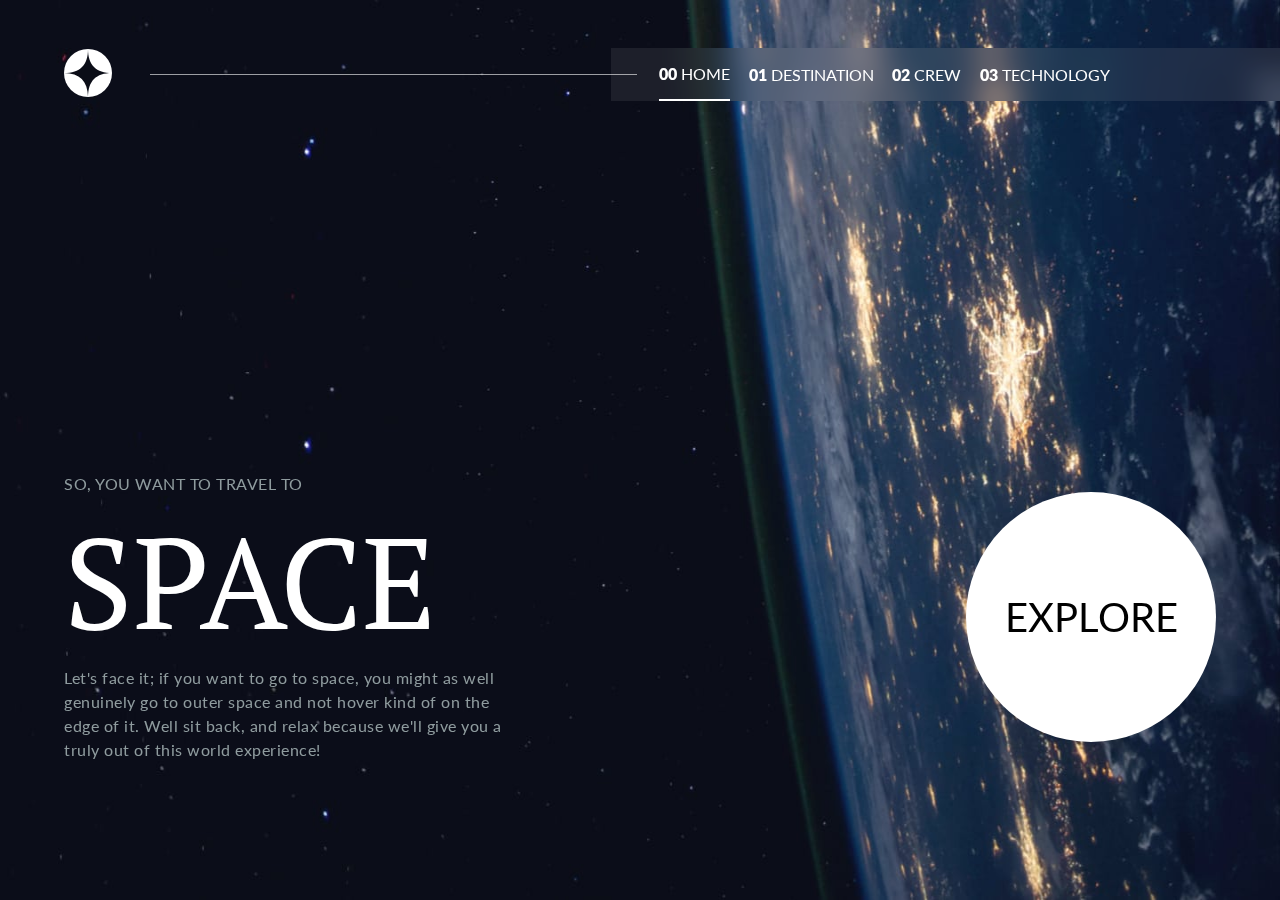
<file: index.html>
<!DOCTYPE html>
<html lang="en">
<head>
  <meta charset="UTF-8">
  <meta name="viewport" content="width=device-width, initial-scale=1.0">
  <link rel="stylesheet" href="css/styles.css">
  <link rel="icon" type="image/png" sizes="32x32" href="./assets/favicon-32x32.png">
  <title>Frontend Mentor | Space tourism website</title>
  <link rel="preconnect" href="https://fonts.googleapis.com">
  <link rel="preconnect" href="https://fonts.gstatic.com" crossorigin>
  <link href="https://fonts.googleapis.com/css2?family=Lato:wght@300;400&family=PT+Serif&display=swap" rel="stylesheet">
</head>
<body style="background-image:  url(assets/home/background-home-desktop.jpg);">
  <div class="content">
    <header>
      <div class="logo">
        <img src="assets/shared/logo.svg" alt="">
      </div>
      <div class="hr"></div>
      
      <input type="checkbox" id="checkbox_toggle">
      <label for="checkbox_toggle" class="hamburger">
        <span class="line line--1"></span>
        <span class="line line--2"></span>
        <span class="line line--3"></span>
      </label>

      <nav>
        <div class="nav-links active"><p><a href="#"><span>00</span> HOME</a></p></div>
        <div class="nav-links"><p><a href="destination-moon.html"><span>01</span> DESTINATION</a></p></div>
        <div class="nav-links"><p><a href="crew-pilot.html"><span>02</span> CREW</a></p></div>
        <div class="nav-links"><p><a href="technology-vehicle.html"><span>03</span> TECHNOLOGY</a></p></div>
      </nav>
    </header>
    <div class="x">
      <div class="left">
        <p>SO, YOU WANT TO TRAVEL TO</p>
        <h1>SPACE</h1>
        <p>Let's face it; if you want to go to space, you might as well genuinely go to outer space and not hover kind of on the edge of it. Well sit back, and relax because we'll give you a truly out of this world experience!</p>
      </div>
      <div class="">
        <a class="right" href="destination-moon.html"><div class="">EXPLORE</div></a>
      </div>
    </div>
  </div>

</body>
</html>

<script>
  var output = [];
  var count = 1;

  function fizzBuzz() { 
    if (count % 3 === 0 && count % 5 === 0) 
      {output.push("FizzBuzz");}
    else if (count % 3 === 0){
      output.push("Fizz");}
    else if (count % 5 === 0){
      output.push("Buzz")}
    else output.push(count);

    count++;
    console.log(output);
    }
</script>
<script>
// var numberOfBottles = 99;
// while (numberOfBottles > 0) {
//     var bottleWord = "bottles";
//     if (numberOfBottles === 1) {
//         bottleWord = "bottle";
//     }
//     console.log(numberOfBottles + " " + bottleWord + " of beer on the wall");
//     console.log(numberOfBottles + " " + bottleWord + " of beer");
//     console.log("Take one down, pass it around,");
//         numberOfBottles--;
//     console.log(numberOfBottles + " " + bottleWord + " of beer on the wall.");
// }
</script>
</file>
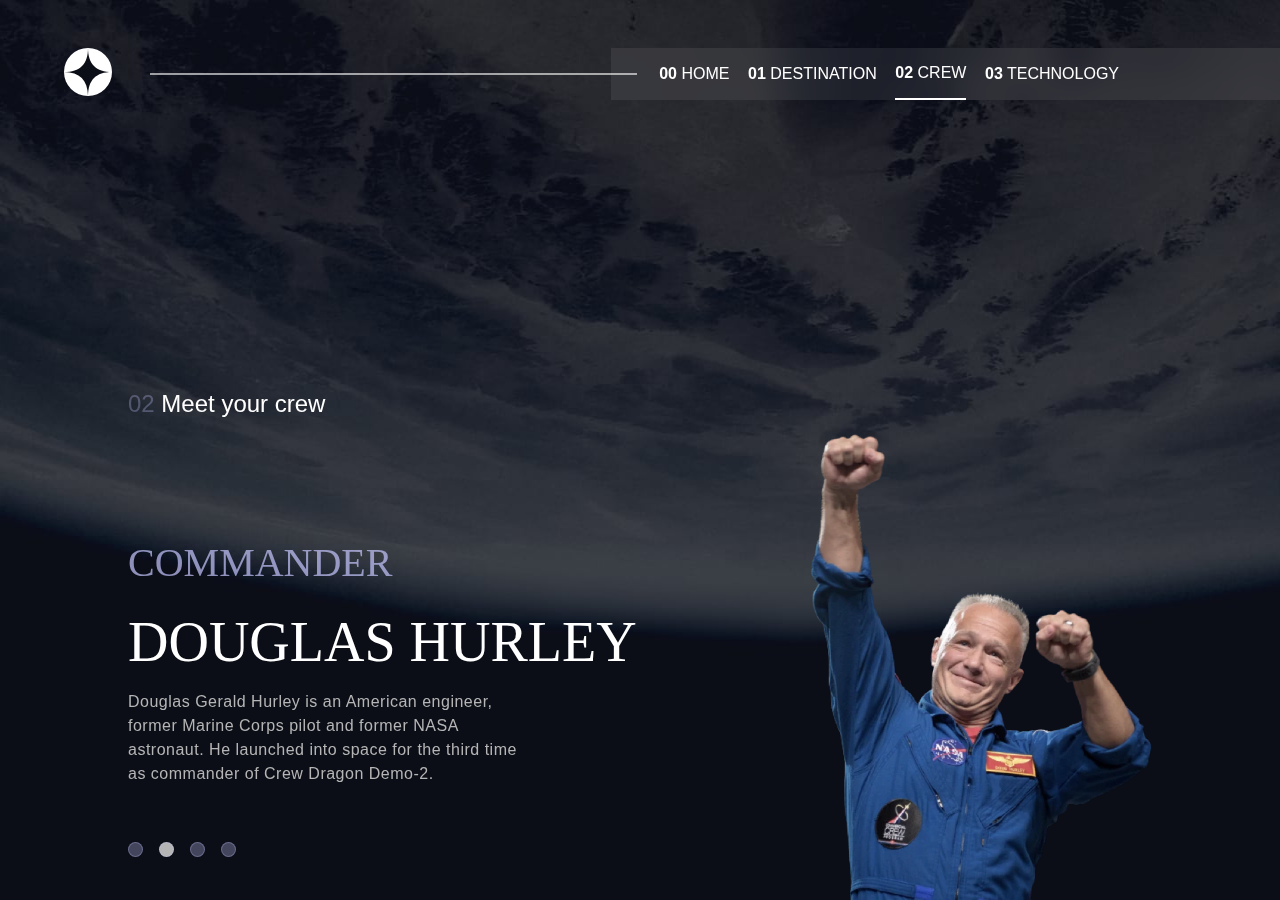
<file: crew-commander.html>
<!DOCTYPE html>
<html lang="en">
<head>
  <meta charset="UTF-8">
  <meta name="viewport" content="width=device-width, initial-scale=1.0">
  <link rel="stylesheet" href="css/styles.css">
  <link rel="icon" type="image/png" sizes="32x32" href="./assets/favicon-32x32.png">
  <link rel="stylesheet" href="css/crew.css">
  <title>Frontend Mentor | Space tourism website</title>
</head>
<body style="background-image: url(assets/crew/background-crew-desktop.jpg);">

  <header>
    <div class="logo">
      <img src="assets/shared/logo.svg" alt="">
    </div>
    <div class="hr"></div>
    
    <input type="checkbox" id="checkbox_toggle">
    <label for="checkbox_toggle" class="hamburger">
      <span class="line line--1"></span>
      <span class="line line--2"></span>
      <span class="line line--3"></span>
    </label>
    <nav>
      <div class="nav-links"><p><a href="index.html"><span>00</span> HOME</a></p></div>
      <div class="nav-links"><p><a href="destination-moon.html"><span>01</span> DESTINATION</a></p></div>
      <div class="nav-links active"><p><a href="crew-pilot.html"><span>02</span> CREW</a></p></div>
      <div class="nav-links"><p><a href="technology-vehicle.html"><span>03</span> TECHNOLOGY</a></p></div>
    </nav>
  </header>
  <div class="crew-body">
    <div class="intro">
      <p><span>02</span>  Meet your crew</p>
    </div>

    <div class="crew-member">
      <div class="profile">
        <h2 class="post"> Commander</h2>
        <h1 class="name">Douglas Hurley</h1>
        <p class="descr">  Douglas Gerald Hurley is an American engineer, former Marine Corps pilot and former NASA astronaut. He launched into space for the third time as commander of Crew Dragon Demo-2.</p>
        <div class="crew-nav">
          <a href="crew-pilot.html"><div class="circle"></div></a>
          <a href="#"><div class="circle current"></div></a>
          <a href="crew-specialist.html"><div class="circle"></div> </a>
          <a href="crew-engineer.html"><div class="circle"></div></a>
        </div>
      </div>
      <div class="portrait">
        <img src="assets/crew/image-douglas-hurley.webp" alt="">
      </div>  
    </div>
  </div>  
  <script>
  //  const colection = document.getElementsById("checkbox_toggle");
  //  colection.style.display = "block";
  </script>
</body>
</html>
</file>
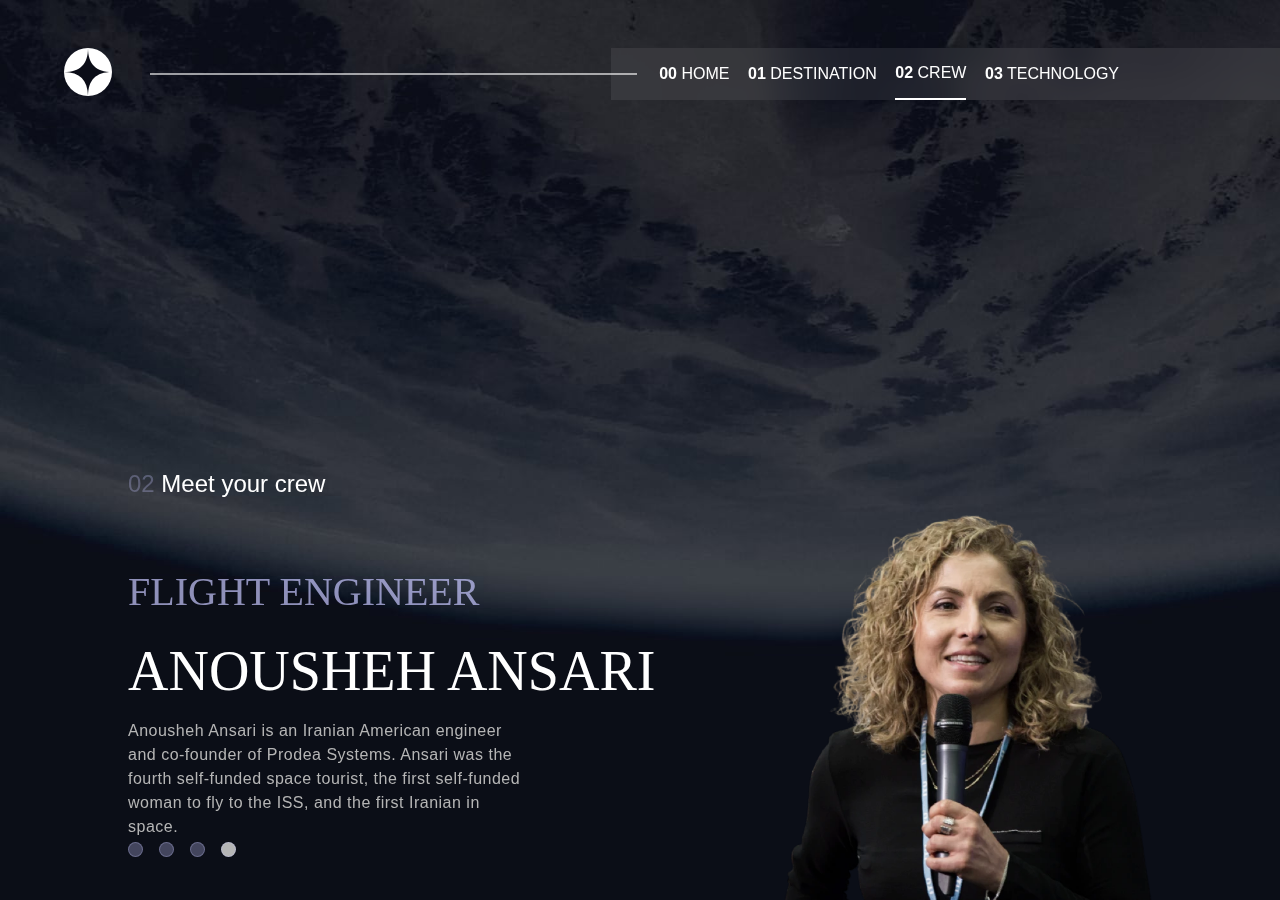
<file: crew-engineer.html>
<!DOCTYPE html>
<html lang="en">
<head>
  <meta charset="UTF-8">
  <meta name="viewport" content="width=device-width, initial-scale=1.0">
  <link rel="stylesheet" href="css/styles.css">
  <link rel="icon" type="image/png" sizes="32x32" href="./assets/favicon-32x32.png">
  <link rel="stylesheet" href="css/crew.css">
  <title>Frontend Mentor | Space tourism website</title>
</head>
<body style="background-image: url(assets/crew/background-crew-desktop.jpg);">

  <header>
    <div class="logo">
      <img src="assets/shared/logo.svg" alt="">
    </div>
    <div class="hr"></div>
    
    <input type="checkbox" id="checkbox_toggle">
    <label for="checkbox_toggle" class="hamburger">
      <span class="line line--1"></span>
      <span class="line line--2"></span>
      <span class="line line--3"></span>
    </label>
    <nav>
      <div class="nav-links"><p><a href="index.html"><span>00</span> HOME</a></p></div>
      <div class="nav-links"><p><a href="destination-moon.html"><span>01</span> DESTINATION</a></p></div>
      <div class="nav-links active"><p><a href="crew-pilot.html"><span>02</span> CREW</a></p></div>
      <div class="nav-links"><p><a href="technology-vehicle.html"><span>03</span> TECHNOLOGY</a></p></div>
    </nav>
  </header>
  <div class="crew-body">
    <div class="intro">
      <p><span>02</span>  Meet your crew</p>
    </div>

    <div class="crew-member">
      <div class="profile">
        <h2 class="post"> Flight Engineer</h2>
        <h1 class="name">Anousheh Ansari</h1>
        <p class="descr"> Anousheh Ansari is an Iranian American engineer and co-founder of Prodea Systems. Ansari was the fourth self-funded space tourist, the first self-funded woman to fly to the ISS, and the first Iranian in space. </p>
        <div class="crew-nav">
          <a href="crew-pilot.html"><div class="circle"></div></a>
          <a href="crew-commander.html"><div class="circle"></div></a>
          <a href="crew-specialist.html"><div class="circle"></div> </a>
          <a href="#"><div class="circle current"></div></a>
        </div>
      </div>
      <div class="portrait">
        <img src="assets/crew/image-anousheh-ansari.webp" alt="">
      </div>
    </div>
  </div>  
</body>
</html>
</file>
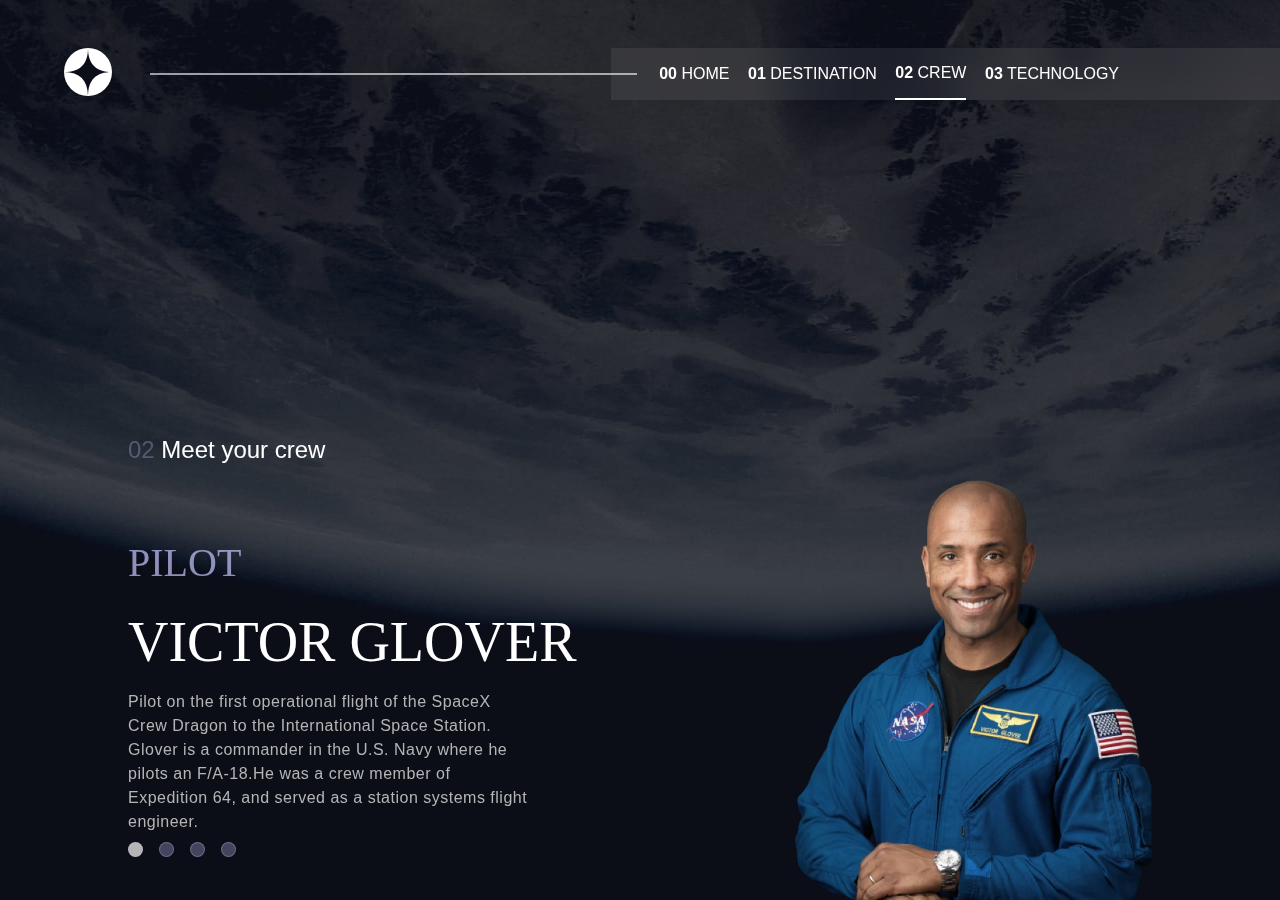
<file: crew-pilot.html>
<!DOCTYPE html>
<html lang="en">
<head>
  <meta charset="UTF-8">
  <meta name="viewport" content="width=device-width, initial-scale=1.0">
  <link rel="stylesheet" href="css/styles.css">
  <link rel="icon" type="image/png" sizes="32x32" href="./assets/favicon-32x32.png">
  <link rel="stylesheet" href="css/crew.css">
  <title>Frontend Mentor | Space tourism website</title>
</head>
<body style="background-image: url(assets/crew/background-crew-desktop.jpg);">

  <header>
    <div class="logo">
      <img src="assets/shared/logo.svg" alt="">
    </div>
    <div class="hr"></div>
    
    <input type="checkbox" id="checkbox_toggle">
    <label for="checkbox_toggle" class="hamburger">
      <span class="line line--1"></span>
      <span class="line line--2"></span>
      <span class="line line--3"></span>
    </label>
    <nav>
      <div class="nav-links"><p><a href="index.html"><span>00</span> HOME</a></p></div>
      <div class="nav-links"><p><a href="destination-moon.html"><span>01</span> DESTINATION</a></p></div>
      <div class="nav-links active"><p><a href="crew-pilot.html"><span>02</span> CREW</a></p></div>
      <div class="nav-links"><p><a href="technology-vehicle.html"><span>03</span> TECHNOLOGY</a></p></div>
    </nav>
  </header>
  <div class="crew-body">
    <div class="intro">
      <p><span>02</span>  Meet your crew</p>
    </div>

    <div class="crew-member">
      <div class="profile">
        <h2 class="post">pilot</h2>
        <h1 class="name">victor glover</h1>
        <p class="descr">Pilot on the first operational flight of the SpaceX Crew Dragon to the International Space Station. Glover is a commander in the U.S. Navy where he pilots an F/A-18.He was a crew member of Expedition 64, and served as a station systems flight engineer. </p>
        <div class="crew-nav">
          <a href="#"><div class="circle current"></div></a>
          <a href="crew-commander.html"><div class="circle"></div></a>
          <a href="crew-specialist.html"><div class="circle"></div> </a>
          <a href="crew-engineer.html"><div class="circle"></div></a>
        </div>
      </div>
      <div class="portrait">
        <img src="assets/crew/image-victor-glover.webp" alt="">
      </div>
    </div>
  </div>  
</body>
</html>
</file>
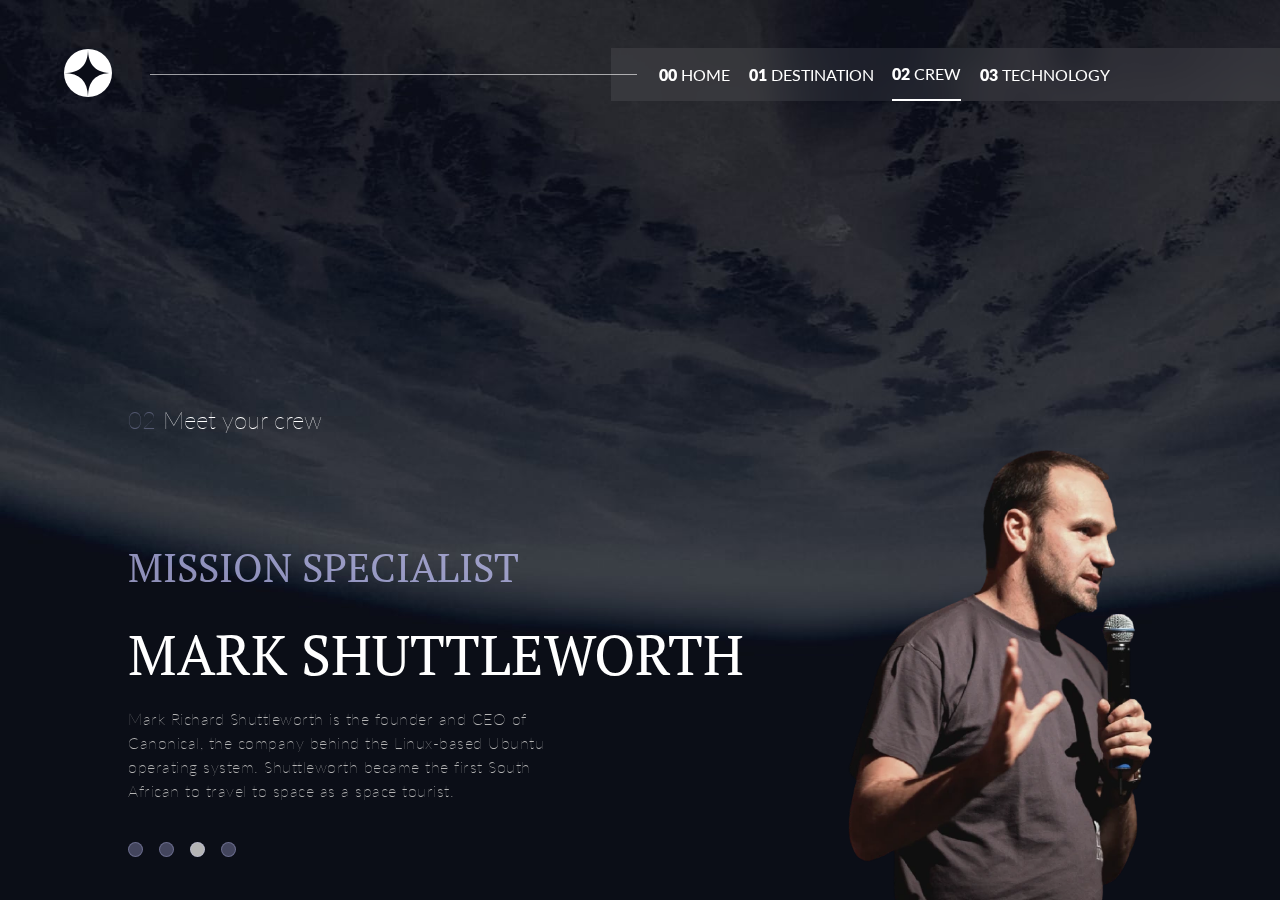
<file: crew-specialist.html>
<!DOCTYPE html>
<html lang="en">
<head>
  <meta charset="UTF-8">
  <meta name="viewport" content="width=device-width, initial-scale=1.0">
  <link rel="stylesheet" href="css/styles.css">
  <link rel="icon" type="image/png" sizes="32x32" href="./assets/favicon-32x32.png">
  <link rel="stylesheet" href="css/crew.css">
  <link rel="preconnect" href="https://fonts.googleapis.com">
  <link rel="preconnect" href="https://fonts.gstatic.com" crossorigin>
  <link href="https://fonts.googleapis.com/css2?family=Lato:wght@300;400&family=PT+Serif&display=swap" rel="stylesheet">
  <title>Frontend Mentor | Space tourism website</title>
</head>
<body style="  background-image: url(assets/crew/background-crew-desktop.jpg);">

  <header>
    <div class="logo">
      <img src="assets/shared/logo.svg" alt="">
    </div>
    <div class="hr"></div>
    
    <input type="checkbox" id="checkbox_toggle">
    <label for="checkbox_toggle" class="hamburger">
      <span class="line line--1"></span>
      <span class="line line--2"></span>
      <span class="line line--3"></span>
    </label>
    <nav>
      <div class="nav-links"><p><a href="index.html"><span>00</span> HOME</a></p></div>
      <div class="nav-links"><p><a href="destination-moon.html"><span>01</span> DESTINATION</a></p></div>
      <div class="nav-links active"><p><a href="crew-pilot.html"><span>02</span> CREW</a></p></div>
      <div class="nav-links"><p><a href="technology-vehicle.html"><span>03</span> TECHNOLOGY</a></p></div>
    </nav>
  </header>
  <div class="crew-body">
    <div class="intro">
      <p><span>02</span>  Meet your crew</p>
    </div>

    <div class="crew-member">
      <div class="profile">
        <h2 class="post">Mission Specialist</h2>
        <h1 class="name">Mark Shuttleworth</h1>
        <p class="descr"> Mark Richard Shuttleworth is the founder and CEO of Canonical, the company behind the Linux-based Ubuntu operating system. Shuttleworth became the first South African to travel to space as a space tourist.</p>
        <div class="crew-nav">
          <a href="crew-pilot.html"><div class="circle"></div></a>
          <a href="crew-commander.html"><div class="circle"></div></a>
          <a href="#"><div class="circle current"></div> </a>
          <a href="crew-engineer.html"><div class="circle"></div></a>
        </div>
      </div>
      <div class="portrait">
        <img src="assets/crew/image-mark-shuttleworth.webp" alt="">
      </div>
    </div>
  </div>  
</body>
</html>
</file>
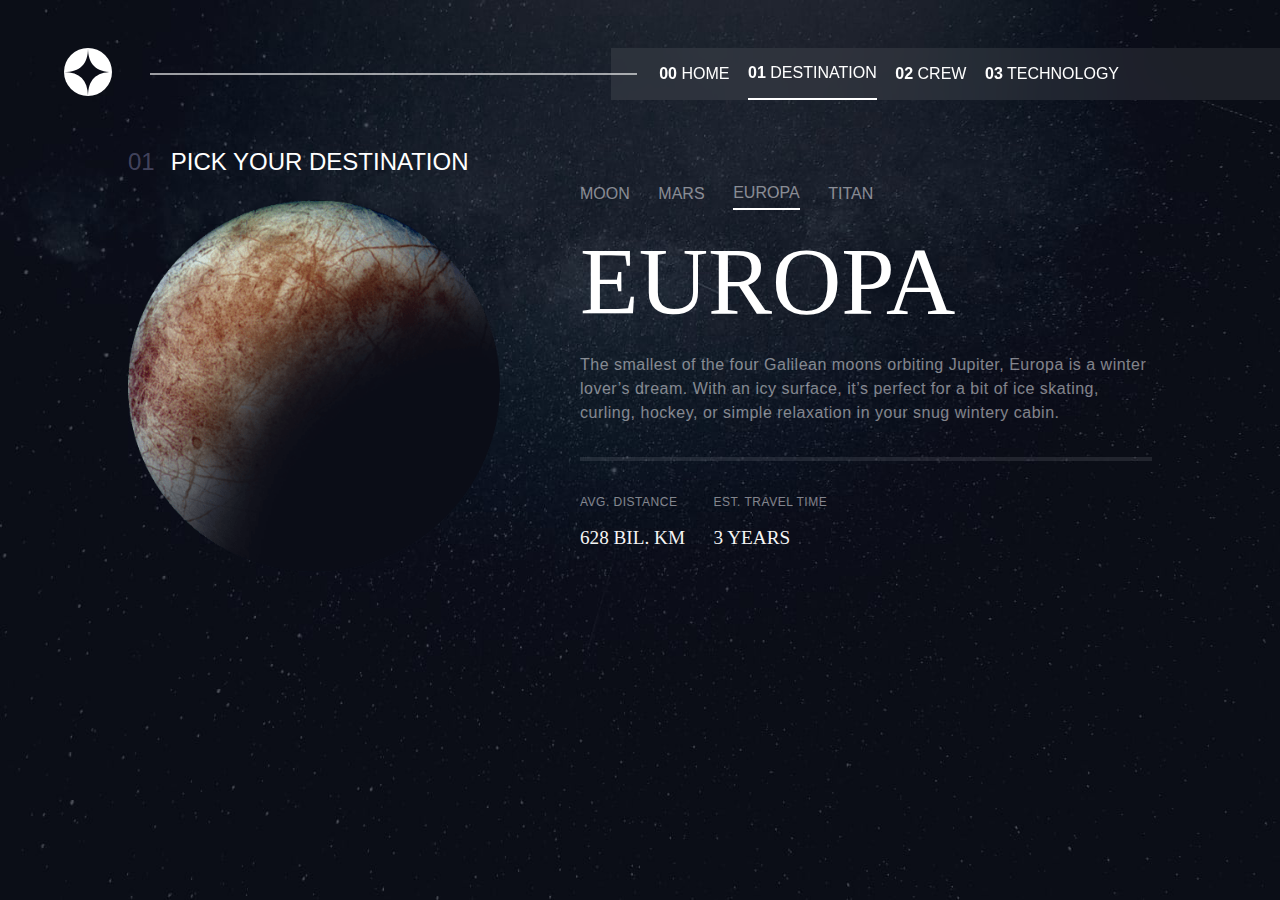
<file: destination-europa.html>
<!DOCTYPE html>
<html lang="en">
<head>
  <meta charset="UTF-8">
  <meta name="viewport" content="width=device-width, initial-scale=1.0">
  <link rel="stylesheet" href="css/styles.css">
  <link rel="stylesheet" href="css/destination.css">
  <link rel="icon" type="image/png" sizes="32x32" href="./assets/favicon-32x32.png">
  
  <title>Frontend Mentor | Space tourism website</title>
</head>
<body style="background-image: url(assets/destination/background-destination-desktop.jpg);">
  <div class="content">
    <header>
      <div class="logo">
        <img src="assets/shared/logo.svg" alt="">
      </div>
      <div class="hr"></div>
      
      <input type="checkbox" id="checkbox_toggle">
      <label for="checkbox_toggle" class="hamburger">
        <span class="line line--1"></span>
        <span class="line line--2"></span>
        <span class="line line--3"></span>
      </label>

      <nav>
        <div class="nav-links"><p><a href="index.html"><span>00</span> HOME</a></p></div>
        <div class="nav-links active"><p><a href="#"><span>01</span> DESTINATION</a></p></div>
        <div class="nav-links"><p><a href="crew-pilot.html"><span>02</span> CREW</a></p></div>
        <div class="nav-links"><p><a href="technology-vehicle.html"><span>03</span> TECHNOLOGY</a></p></div>
      </nav>
    </header>

    <section class="space-body">
      <p><span>01</span>PICK YOUR DESTINATION</p>
      <div class="l">
        <div class="left">
          <img src="assets/destination/image-europa.png" alt="">
        </div>
        <div class="righ">
          <div class="space-body-navigator">
            <div class="selector"><a href="destination-moon.html">MOON</a></div>
            <div class="selector"><a href="destination-mars.html">MARS</a></div>
            <div class="selector active"><a href="#">EUROPA</a></div>
            <div class="selector"><a href="destination-titan.html">TITAN</a></div>
          </div>
          <h1>EUROPA</h1>
          <p>The smallest of the four Galilean moons orbiting Jupiter, Europa is a winter lover’s dream. With an icy surface, it’s perfect for a bit of ice skating, curling, hockey, or simple relaxation in your snug wintery cabin.</p>
          <hr>
          <div class="facts">
            <div class="dist">
              <p>AVG. DISTANCE</p>
              <h4>628 BIL. KM</h4>
            </div>
            <div class="time">
              <p>EST. TRAVEL TIME</p>
              <h4>3 YEARS</h4>
            </div>
          </div>
        </div>
      </div>
    </div>
  </div>
</body>
</html>
</file>
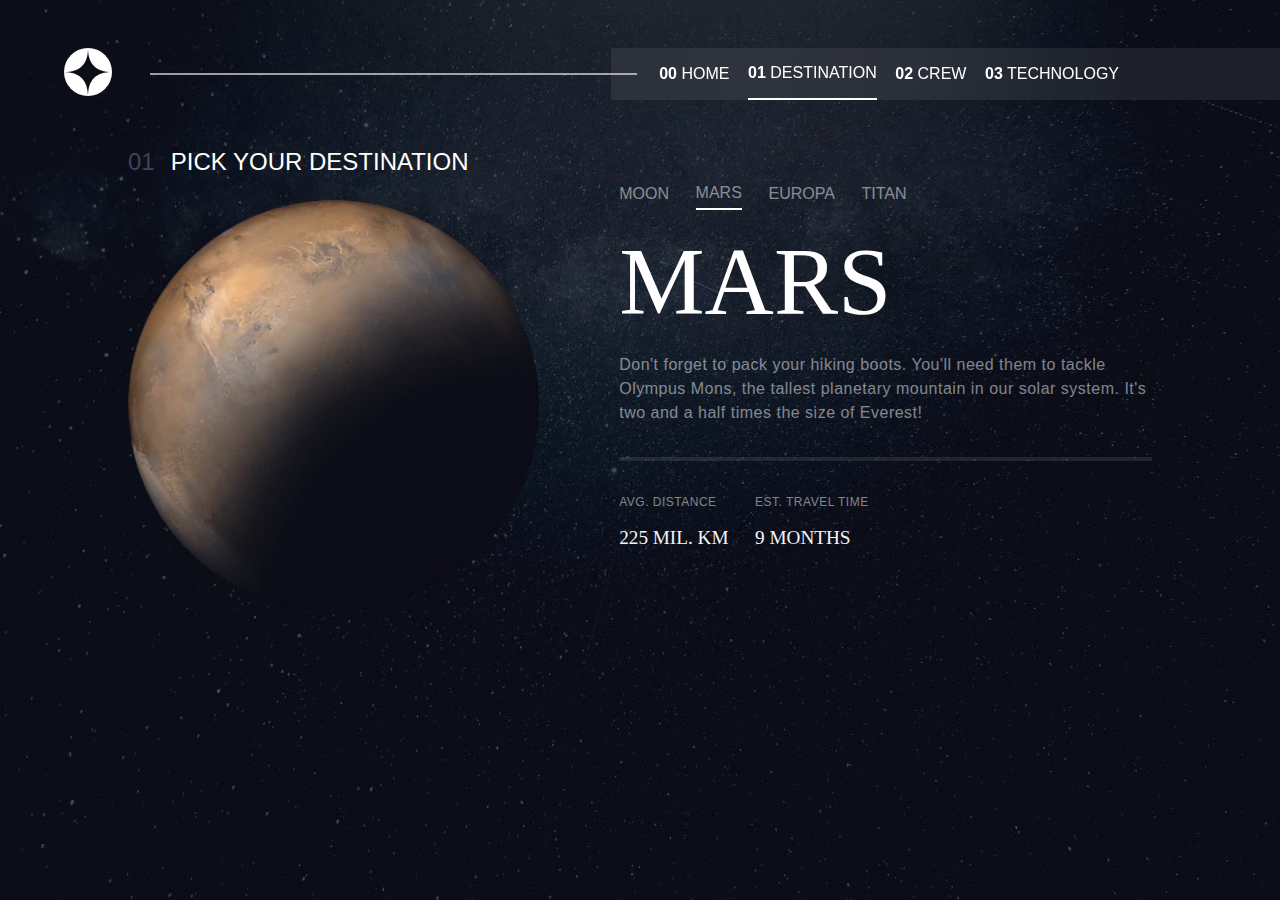
<file: destination-mars.html>
<!DOCTYPE html>
<html lang="en">
<head>
  <meta charset="UTF-8">
  <meta name="viewport" content="width=device-width, initial-scale=1.0">
  <link rel="stylesheet" href="css/styles.css">
  <link rel="stylesheet" href="css/destination.css">
  <link rel="icon" type="image/png" sizes="32x32" href="./assets/favicon-32x32.png">
  
  <title>Frontend Mentor | Space tourism website</title>
</head>
<body style="background-image: url(assets/destination/background-destination-desktop.jpg);">
  <div class="content">
    <header>
      <div class="logo">
        <img src="assets/shared/logo.svg" alt="">
      </div>
      <div class="hr"></div>
      
      <input type="checkbox" id="checkbox_toggle">
      <label for="checkbox_toggle" class="hamburger">
        <span class="line line--1"></span>
        <span class="line line--2"></span>
        <span class="line line--3"></span>
      </label>

      <nav>
        <div class="nav-links"><p><a href="index.html"><span>00</span> HOME</a></p></div>
        <div class="nav-links active"><p><a href="#"><span>01</span> DESTINATION</a></p></div>
        <div class="nav-links"><p><a href="crew-pilot.html"><span>02</span> CREW</a></p></div>
        <div class="nav-links"><p><a href="technology-vehicle.html"><span>03</span> TECHNOLOGY</a></p></div>
      </nav>
    </header>

    <section class="space-body">
      <p><span>01</span>PICK YOUR DESTINATION</p>
      <div class="l">
        <div class="left">
          <img src="assets/destination/image-mars.webp" alt="" >
        </div>
        <div class="righ">
          <div class="space-body-navigator">
            <div class="selector"><a href="destination-moon.html">MOON</a></div>
            <div class="selector active"><a href="#">MARS</a></div>
            <div class="selector"><a href="destination-europa.html">EUROPA</a></div>
            <div class="selector"><a href="destination-titan.html">TITAN</a></div>
          </div>
          <h1>MARS</h1>
          <p> Don't forget to pack your hiking boots. You'll need them to tackle Olympus Mons, the tallest planetary mountain in our solar system. It's two and a half times the size of Everest!</p>
          <hr>
          <div class="facts">
            <div class="dist">
              <p>AVG. DISTANCE</p>
              <h4>225 MIL. KM</h4>
            </div>
            <div class="time">
              <p>EST. TRAVEL TIME</p>
              <h4>9 MONTHS</h4>
            </div>
          </div>
        </div>
      </div>
    </div>
  </div>
</body>
</html>
</file>
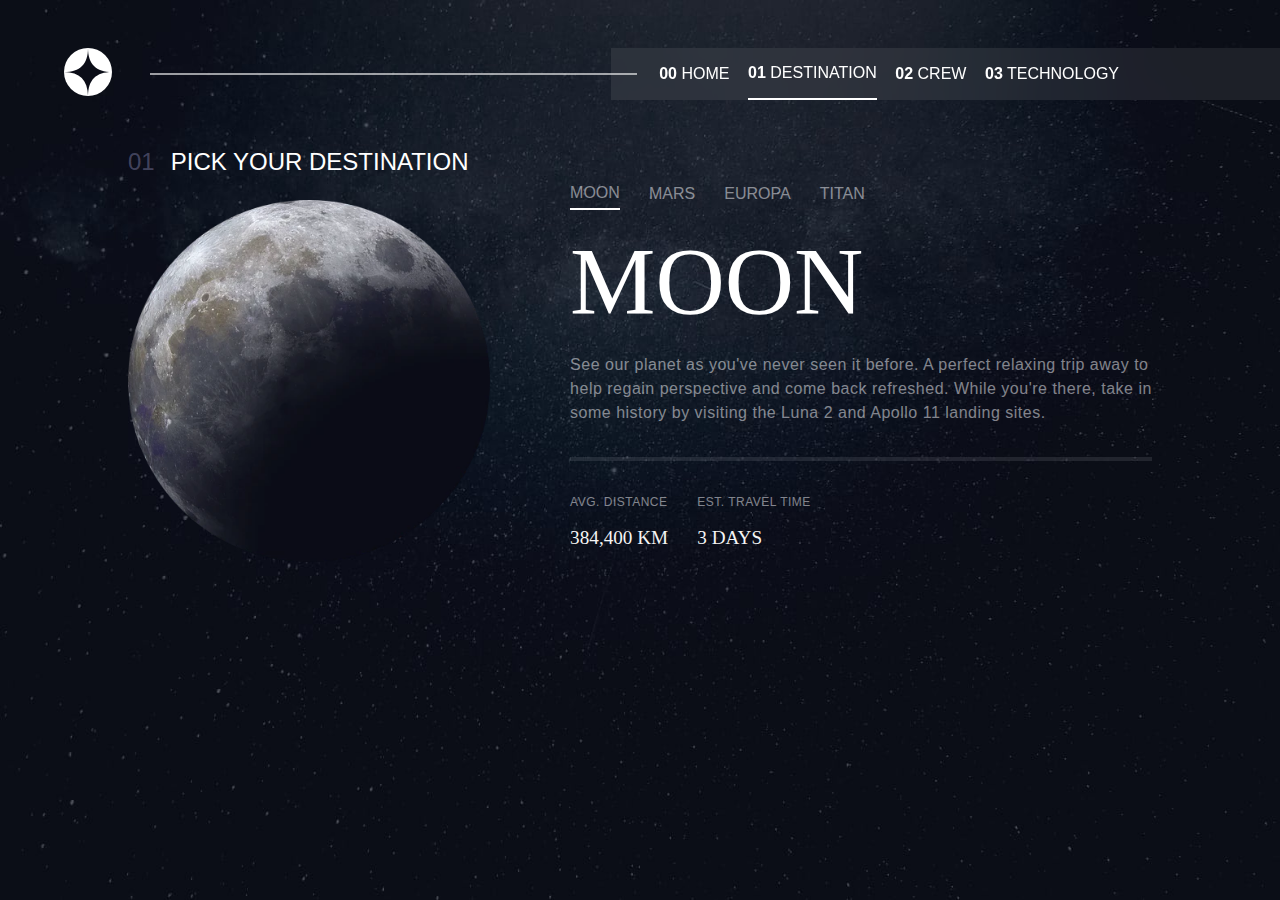
<file: destination-moon.html>
<!DOCTYPE html>
<html lang="en">
<head>
  <meta charset="UTF-8">
  <meta name="viewport" content="width=device-width, initial-scale=1.0">
  <link rel="stylesheet" href="css/styles.css">
  <link rel="stylesheet" href="css/destination.css">
  <link rel="icon" type="image/png" sizes="32x32" href="./assets/favicon-32x32.png">
  
  <title>Frontend Mentor | Space tourism website</title>
</head>
<body style="background-image: url(assets/destination/background-destination-desktop.jpg);">
  <div class="content">
    <header>
      <div class="logo">
        <img src="assets/shared/logo.svg" alt="">
      </div>
      <div class="hr"></div>
      
      <input type="checkbox" id="checkbox_toggle">
      <label for="checkbox_toggle" class="hamburger">
        <span class="line line--1"></span>
        <span class="line line--2"></span>
        <span class="line line--3"></span>
      </label>

      <nav>
        <div class="nav-links"><p><a href="index.html"><span>00</span> HOME</a></p></div>
        <div class="nav-links active"><p><a href="#"><span>01</span> DESTINATION</a></p></div>
        <div class="nav-links"><p><a href="crew-pilot.html"><span>02</span> CREW</a></p></div>
        <div class="nav-links"><p><a href="technology-vehicle.html"><span>03</span> TECHNOLOGY</a></p></div>
      </nav>
    </header>

    <section class="space-body">
      <p><span>01</span>PICK YOUR DESTINATION</p>
      <div class="l">
        <div class="left">
          <img src="assets/destination/image-moon.webp" alt="">
        </div>
        <div class="righ">
          <div class="space-body-navigator">
            <div class="selector  active"><a href="#">MOON</a></div>
            <div class="selector"><a href="destination-mars.html">MARS</a></div>
            <div class="selector"><a href="destination-europa.html">EUROPA</a></div>
            <div class="selector"><a href="destination-titan.html">TITAN</a></div>
          </div>
          <h1>MOON</h1>
          <p>See our planet as you've never seen it before. A perfect relaxing trip away to help regain perspective and come back refreshed. While you're there, take in some history by visiting the Luna 2 and Apollo 11 landing sites.</p>
          <hr>
          <div class="facts">
            <div class="dist">
              <p>AVG. DISTANCE</p>
              <h4>384,400 km</h4>
            </div>
            <div class="time">
              <p>EST. TRAVEL TIME</p>
              <h4>3 days</h4>
            </div>
          </div>
        </div>
      </div>
    </div>
  </div>
</body>
</html>
</file>
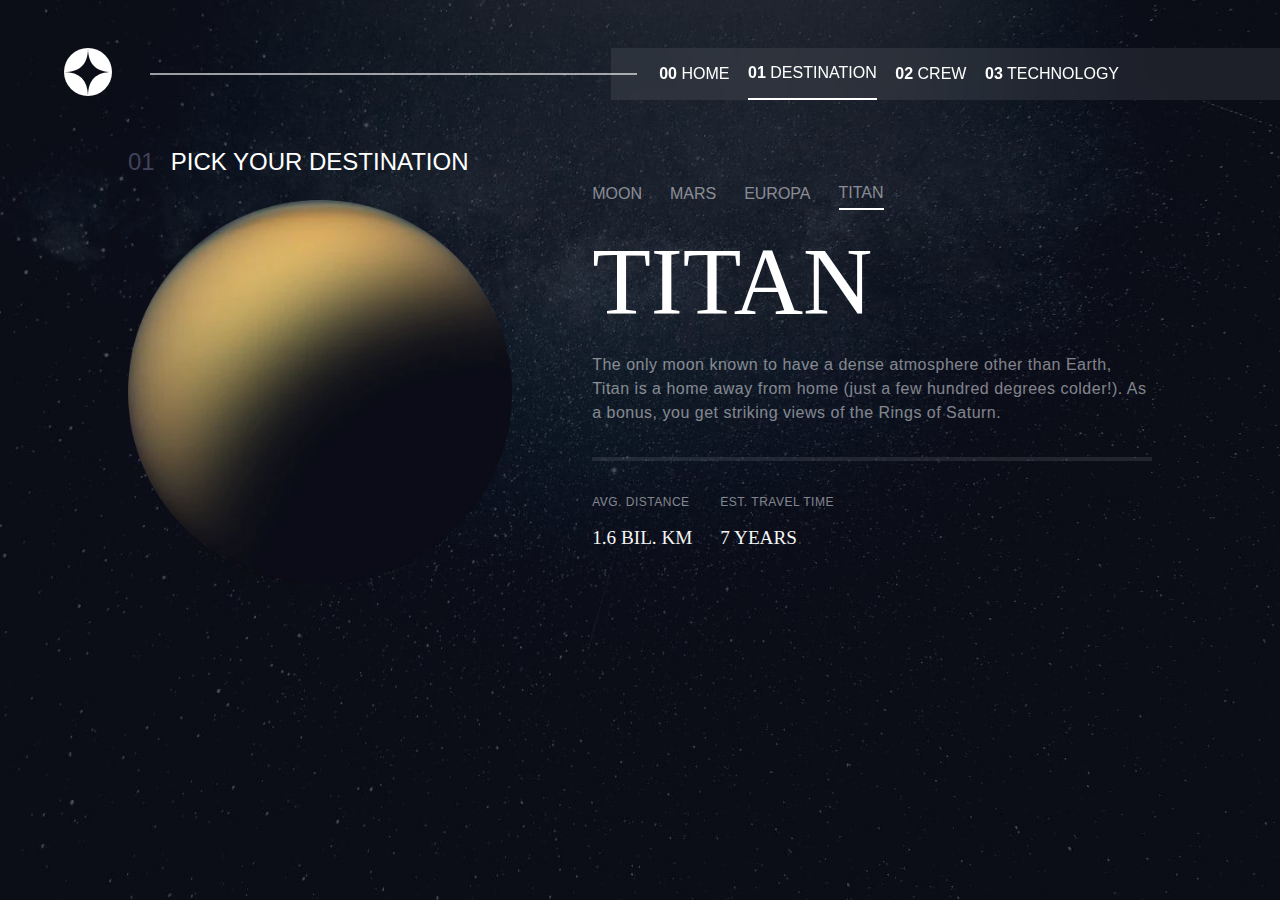
<file: destination-titan.html>
<!DOCTYPE html>
<html lang="en">
<head>
  <meta charset="UTF-8">
  <meta name="viewport" content="width=device-width, initial-scale=1.0">
  <link rel="stylesheet" href="css/styles.css">
  <link rel="stylesheet" href="css/destination.css">
  <link rel="icon" type="image/png" sizes="32x32" href="./assets/favicon-32x32.png">
  
  <title>Frontend Mentor | Space tourism website</title>
</head>
<body style="background-image: url(assets/destination/background-destination-desktop.jpg);">
  <div class="content">
    <header>
      <div class="logo">
        <img src="assets/shared/logo.svg" alt="">
      </div>
      <div class="hr"></div>
      
      <input type="checkbox" id="checkbox_toggle">
      <label for="checkbox_toggle" class="hamburger">
        <span class="line line--1"></span>
        <span class="line line--2"></span>
        <span class="line line--3"></span>
      </label>

      <nav>
        <div class="nav-links"><p><a href="index.html"><span>00</span> HOME</a></p></div>
        <div class="nav-links active"><p><a href="#"><span>01</span> DESTINATION</a></p></div>
        <div class="nav-links"><p><a href="crew-pilot.html"><span>02</span> CREW</a></p></div>
        <div class="nav-links"><p><a href="technology-vehicle.html"><span>03</span> TECHNOLOGY</a></p></div>
      </nav>
    </header>

    <section class="space-body">
      <p><span>01</span>PICK YOUR DESTINATION</p>
      <div class="l">
        <div class="left">
          <img src="assets/destination/image-titan.webp" alt="">
        </div>
        <div class="righ">
          <div class="space-body-navigator">
            <div class="selector"><a href="destination-moon.html">MOON</a></div>
            <div class="selector"><a href="destination-mars.html">MARS</a></div>
            <div class="selector"><a href="destination-europa.html">EUROPA</a></div>
            <div class="selector active"><a href="#">TITAN</a></div>
          </div>
          <h1>TITAN</h1>
          <p>The only moon known to have a dense atmosphere other than Earth, Titan is a home away from home (just a few hundred degrees colder!). As a bonus, you get striking views of the Rings of Saturn.</p>
          <hr>
          <div class="facts">
            <div class="dist">
              <p>AVG. DISTANCE</p>
              <h4>1.6 BIL. KM</h4>
            </div>
            <div class="time">
              <p>EST. TRAVEL TIME</p>
              <h4>7 YEARS</h4>
            </div>
          </div>
        </div>
      </div>
    </div>
  </div>
</body>
</html>
</file>
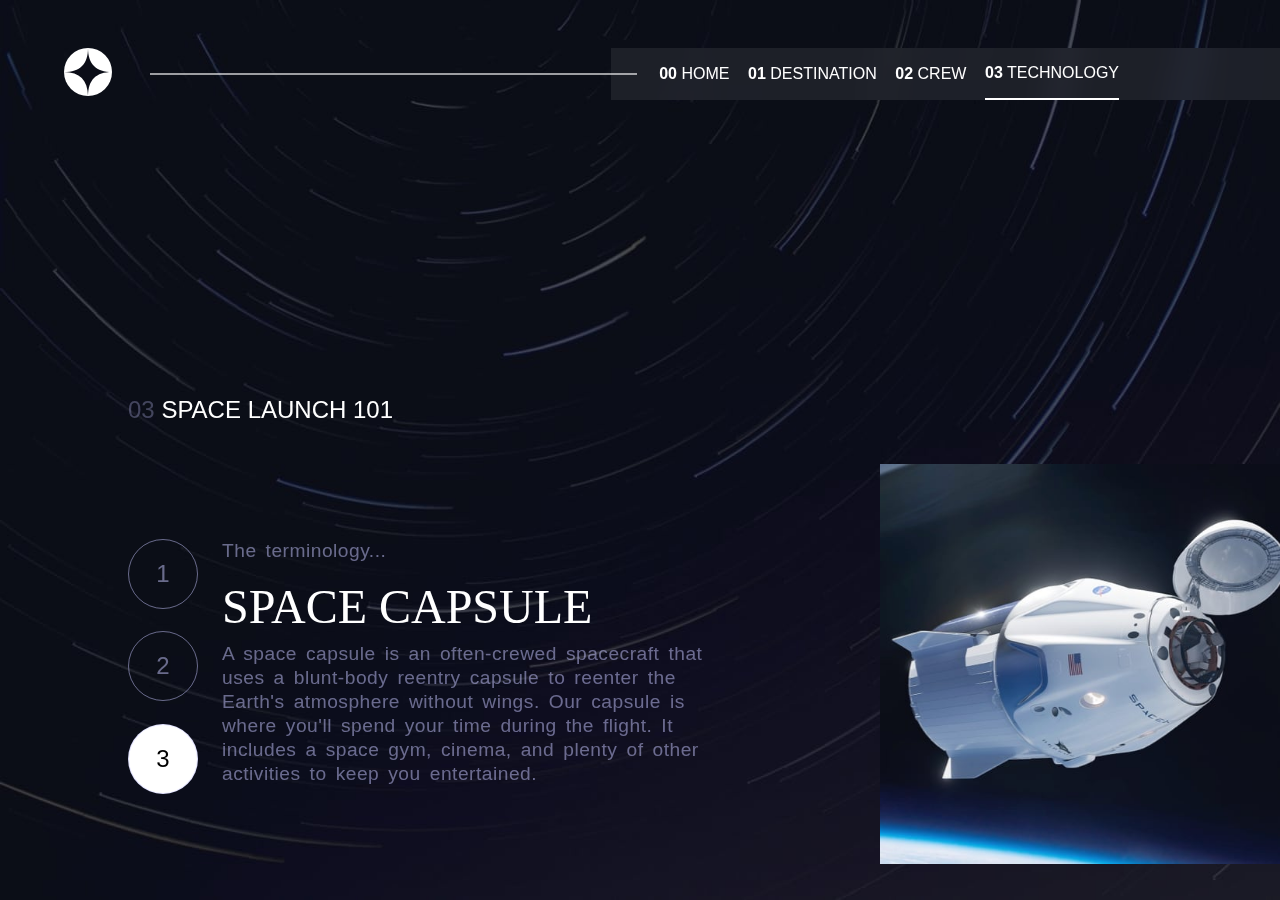
<file: technology-capsule.html>
<!DOCTYPE html>
<html lang="en">
<head>
  <meta charset="UTF-8">
  <meta name="viewport" content="width=device-width, initial-scale=1.0">
  <link rel="stylesheet" href="css/styles.css">
  <link rel="stylesheet" href="css/tech.css">
  <link rel="icon" type="image/png" sizes="32x32" href="./assets/favicon-32x32.png">
  <title>Frontend Mentor | Space tourism website</title>
</head>
<body style="background-image: url(assets/technology/background-technology-desktop.jpg);">
  <div class="content">
    <header>
      <div class="logo">
        <img src="assets/shared/logo.svg" alt="">
      </div>
      <div class="hr"></div>
      
      <input type="checkbox" id="checkbox_toggle">
      <label for="checkbox_toggle" class="hamburger">
        <span class="line line--1"></span>
        <span class="line line--2"></span>
        <span class="line line--3"></span>
      </label>

      <nav>
        <div class="nav-links"><p><a href="index.html"><span>00</span> HOME</a></p></div>
        <div class="nav-links"><p><a href="destination-moon.html"><span>01</span> DESTINATION</a></p></div>
        <div class="nav-links"><p><a href="crew-pilot.html"><span>02</span> CREW</a></p></div>
        <div class="nav-links active"><p><a href="#"><span>03</span> TECHNOLOGY</a></p></div>
      </nav>
    </header>
  </div>
  <div class="tech-body">
    <p><span>03 </span> Space launch 101</p>
    <div class="tech-stack">
      <div class="left">
        <div class="tech-nav">
          <div class="circle"><a href="technology-vehicle.html">1</a></div>
          <div class="circle"><a href="technology-spaceport.html">2</a></div>
          <div class="circle present"><a href="#">3</a></div>
        </div>
        <div class="tech-descr">
          <p>The terminology...</p>
          <p><h1>Space capsule</h1></p>
          <p> A space capsule is an often-crewed spacecraft that uses a blunt-body reentry capsule to reenter the Earth's atmosphere without wings. Our capsule is where you'll spend your time during the flight. It includes a space gym, cinema, and plenty of other activities to keep you entertained.</p>
        </div>
      </div>
      <div class="righ">
        <div class="desk">
           <img src="assets/technology/image-space-capsule-portrait.jpg" alt="">
        </div>
        <div class="mob">
          <img src="assets/technology/image-space-capsule-landscape.jpg" alt="">
        </div>
      </div>
    </div>
  </div>

</body>
</html>
</file>
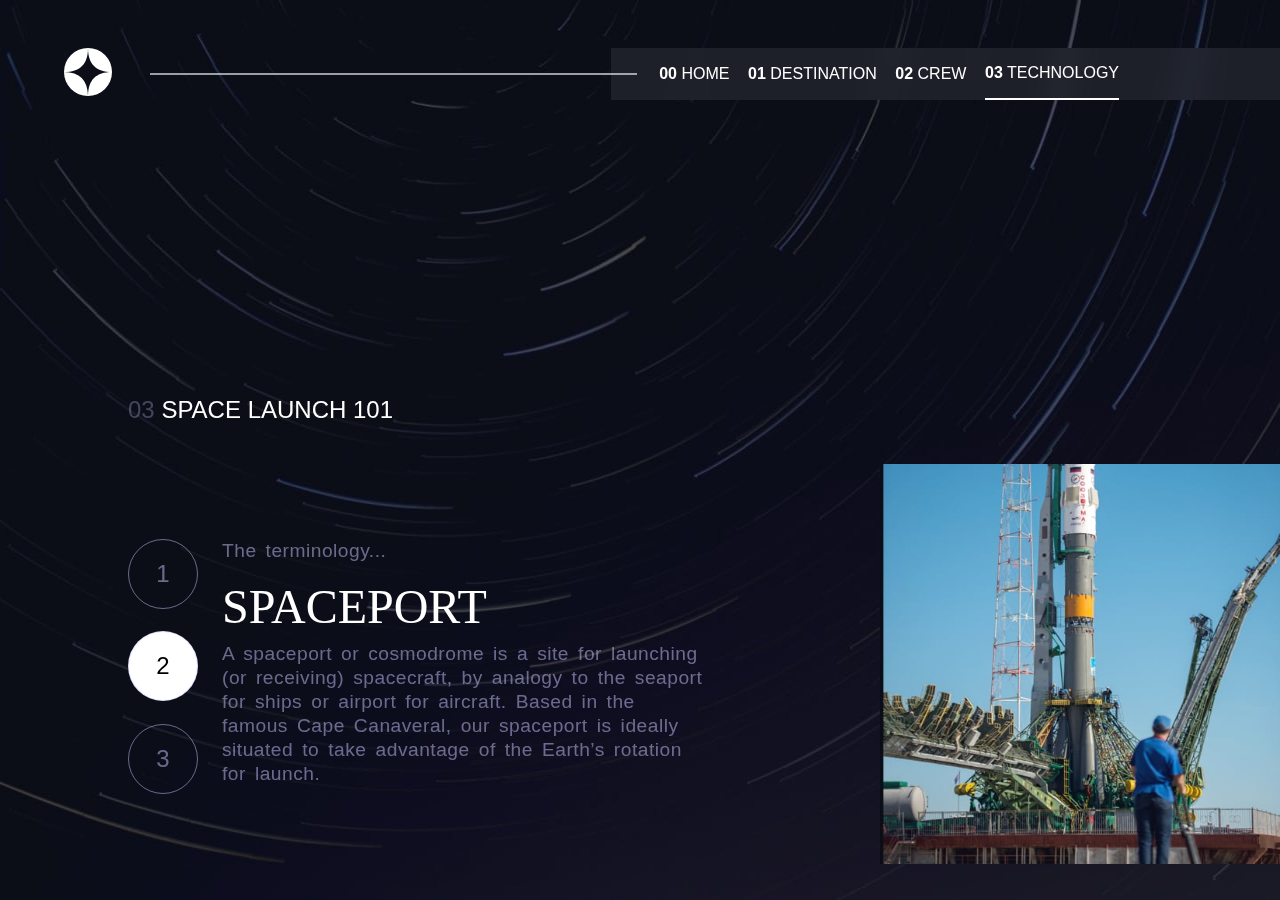
<file: technology-spaceport.html>
<!DOCTYPE html>
<html lang="en">
<head>
  <meta charset="UTF-8">
  <meta name="viewport" content="width=device-width, initial-scale=1.0">
  <link rel="stylesheet" href="css/styles.css">
  <link rel="stylesheet" href="css/tech.css">
  <link rel="icon" type="image/png" sizes="32x32" href="./assets/favicon-32x32.png">
  <title>Frontend Mentor | Space tourism website</title>
</head>
<body style="background-image: url(assets/technology/background-technology-desktop.jpg);">
  <div class="content">
    <header>
      <div class="logo">
        <img src="assets/shared/logo.svg" alt="">
      </div>
      <div class="hr"></div>
      
      <input type="checkbox" id="checkbox_toggle">
      <label for="checkbox_toggle" class="hamburger">
        <span class="line line--1"></span>
        <span class="line line--2"></span>
        <span class="line line--3"></span>
      </label>

      <nav>
        <div class="nav-links"><p><a href="index.html"><span>00</span> HOME</a></p></div>
        <div class="nav-links"><p><a href="destination-moon.html"><span>01</span> DESTINATION</a></p></div>
        <div class="nav-links"><p><a href="crew-pilot.html"><span>02</span> CREW</a></p></div>
        <div class="nav-links active"><p><a href="technology-vehicle.html"><span>03</span> TECHNOLOGY</a></p></div>
      </nav>
    </header>
  </div>
  <div class="tech-body">
    <p><span>03 </span> Space launch 101</p>
    <div class="tech-stack">
      <div class="left">
        <div class="tech-nav">
          <div class="circle"><a href="technology-vehicle.html">1</a></div>
          <div class="circle present"><a href="#">2</a></div>
          <div class="circle"><a href="technology-capsule.html">3</a></div>
        </div>
        <div class="tech-descr">
          <p>The terminology...</p>
          <p><h1>Spaceport</h1></p>
          <p> A spaceport or cosmodrome is a site for launching (or receiving) spacecraft, by analogy to the seaport for ships or airport for aircraft. Based in the famous Cape Canaveral, our spaceport is ideally situated to take advantage of the Earth’s rotation for launch.</p>
        </div>
      </div>
      <div class="righ">
        <img src="assets/technology/image-spaceport-portrait.jpg" alt="">
      </div>
    </div>
  </div>

</body>
</html>
</file>
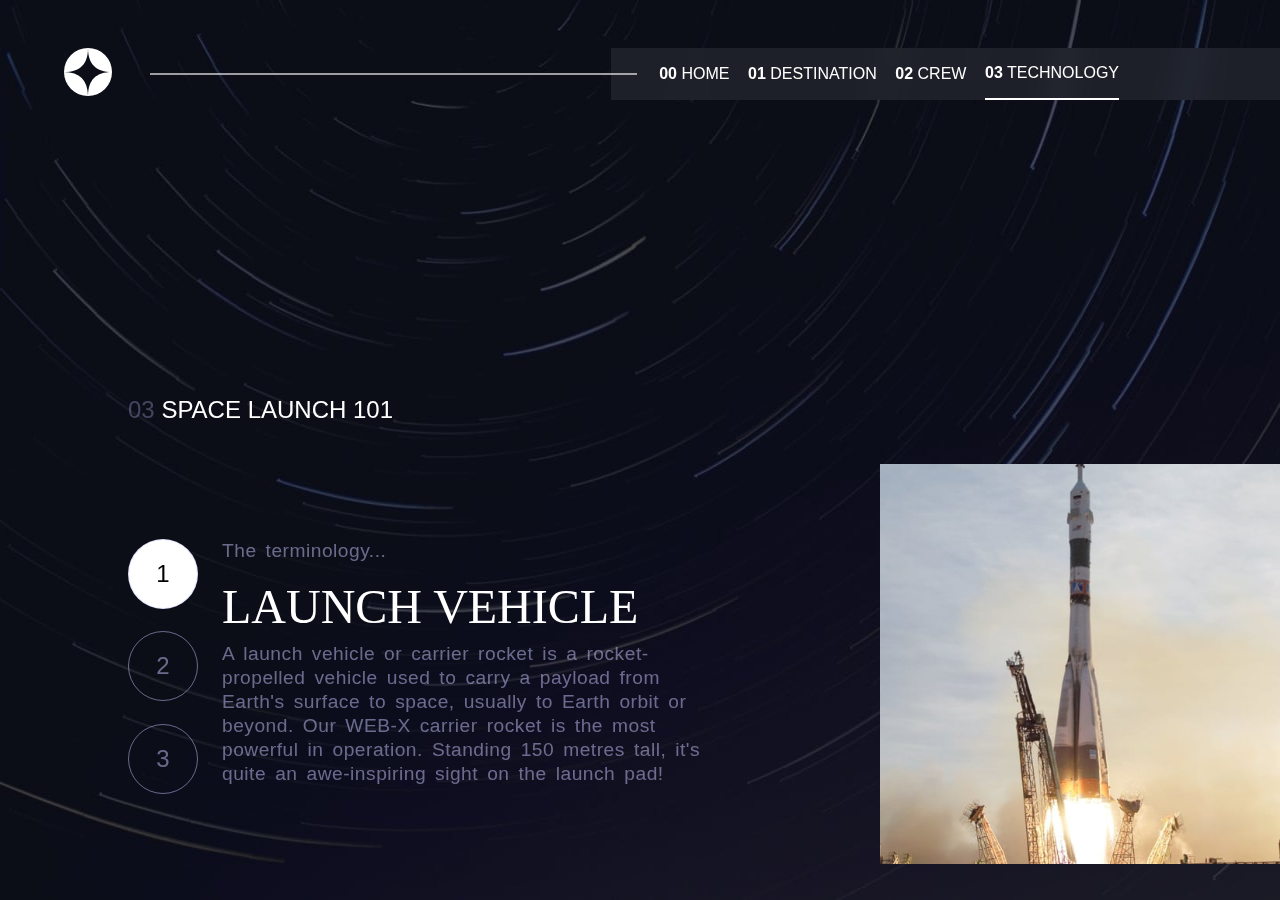
<file: technology-vehicle.html>
<!DOCTYPE html>
<html lang="en">
<head>
  <meta charset="UTF-8">
  <meta name="viewport" content="width=device-width, initial-scale=1.0">
  <link rel="stylesheet" href="css/styles.css">
  <link rel="stylesheet" href="css/tech.css">
  <link rel="icon" type="image/png" sizes="32x32" href="./assets/favicon-32x32.png">
  <title>Frontend Mentor | Space tourism website</title>
</head>
<body style="background-image: url(assets/technology/background-technology-desktop.jpg);">
  <div class="content">
    <header>
      <div class="logo">
        <img src="assets/shared/logo.svg" alt="">
      </div>
      <div class="hr"></div>
      
      <input type="checkbox" id="checkbox_toggle">
      <label for="checkbox_toggle" class="hamburger">
        <span class="line line--1"></span>
        <span class="line line--2"></span>
        <span class="line line--3"></span>
      </label>

      <nav>
        <div class="nav-links"><p><a href="index.html"><span>00</span> HOME</a></p></div>
        <div class="nav-links"><p><a href="destination-moon.html"><span>01</span> DESTINATION</a></p></div>
        <div class="nav-links"><p><a href="crew-pilot.html"><span>02</span> CREW</a></p></div>
        <div class="nav-links active"><p><a href="#"><span>03</span> TECHNOLOGY</a></p></div>
      </nav>
    </header>
  </div>
  <div class="tech-body">
    <p><span>03 </span> Space launch 101</p>
    <div class="tech-stack">
      <div class="left">
        <div class="tech-nav">
          <div class="circle present"><a href="#">1</a></div>
          <div class="circle"><a href="technology-spaceport.html">2</a></div>
          <div class="circle"><a href="technology-capsule.html">3</a></div>
        </div>
        <div class="tech-descr">
          <p>The terminology...</p>
          <p><h1>Launch vehicle</h1></p>
          <p> A launch vehicle or carrier rocket is a rocket-propelled vehicle used to carry a payload from Earth's surface to space, usually to Earth orbit or beyond. Our WEB-X carrier rocket is the most powerful in operation. Standing 150 metres tall, it's quite an awe-inspiring sight on the launch pad!</p>
        </div>
      </div>
      <div class="righ">
        <img src="assets/technology/image-launch-vehicle-portrait.jpg" alt="">
      </div>
    </div>
  </div>

</body>
</html>
</file>
<file: css/styles.css>
*{
    margin: 0;
    padding: 0;
    box-sizing: border-box;
    max-width: 100%;
    font-family: 'Lato', sans-serif;
}
body{
    /* padding: 3rem 5%; */
    min-height: 100vh;
    width: 100%;
    background-repeat: no-repeat;
    background-position: top center;
    background-size: 100% 100%;
}
h1,h2,h3,h4,h5,h6 {
    font-family: 'PT Serif', serif;
}
header{
    display: flex;
    justify-content: space-between ;
    align-items: center;
    padding: 3rem 0 3rem 5%;
}
/* HAMBURGER */
.hamburger{
    display: none;
    transition: all .5s linear;
    cursor: pointer;
    user-select: none;
    position: relative;
    z-index: 3;
}
.line{
    border: 1px solid rgb(200,217,215, .7);
    width: 30px;
    height: 3px;
    background-color: rgb(200,217,215, .7);
    transition: all .5s linear;
    display: block;
    border-radius: 15px;
}
.line:not(:last-child) {
    margin-bottom: 5px;
}

input[type="checkbox"]{
    display: none;
}

nav{
    background-color: rgba(192, 192, 192, 0.1);
    -webkit-backdrop-filter: blur(15px);
    backdrop-filter: blur(15px);
    width: 55%;
    display: flex;
    justify-content: flex-start;
    align-items: center;
    gap: 3%;
    padding: 1rem 0 0rem 3rem;
}
.hr{
    width: 40%;
    height: 1.5px;
    background-color: rgb(300, 300, 300, .6);
    position: relative;
    z-index: 10;
    left: 2rem;
}
.nav-links{
    padding-bottom: 1rem;
}
.nav-links span{
    font-weight: 800;
}
.nav-links a{
    text-decoration: none;
    color: #fff;
    transition: all .5s ease;
}
.nav-links a:hover{
    color: hsla(0, 100%, 100%, .6);
}
.active{
    border-bottom: 2px solid #fff;
}
.x{
    display: flex;
    justify-content: space-between;
    align-items: center;
    /* height: 75vh; */
    position: fixed;
    bottom: 10%;
    padding: 3rem 5%;
    transition: all 1s ease;
    /* text-decoration: line-through solid; */

}
.left{
    width: 40%;
    color: rgb(200,217,215, .7);
}
.left h1{
    font-size: calc(10rem - 2rem);
    font-weight: 100;
    display: block;
    width: 100%;
    color: #fff;
}
.x p{
    font-weight: 400;
    letter-spacing: .5px;
    line-height: 1.5;
}
.right{
    padding: 2rem;
    height: 250px;
    width: 250px;
    border-radius: 50%;
    display: flex;
    justify-content: center;
    align-items: center;
    background-color: #fff;
}
.right {
    font-size: 2.5rem;
    text-decoration: none;
    color: #000;
    font-family: 'PT Serif', serif;
}
@media screen and (max-width: 1024px){
    body{
        background-image: url(assets/home/background-home-tablet.jpg);
        background-position: center;
        background-size: 100% 100%;
        
    }
    nav{
        position: fixed;
        top: 0;
        right: 0;
        background-color: rgba(5, 5, 5, 0.7);
        width: 70%;
        z-index: 2;
    }
    .nav-links{
        padding: 1rem;
    }
    header{
        padding: 1rem;
    }
    .hr{
        display: none;
    }
    .x{
        flex-direction: column;
        justify-content: flex-start;
        text-align: center;
        row-gap: 3rem;
        position: unset;
    }
    .left{
        width: 70%;
    }
    .left h1{
        font-size: 4rem;
    }
}
@media screen and (max-width: 768px){
body{
    background-image: url;
}
.hr{
    display: none;
}
.hamburger{
    display: block;
}
nav{
    position: fixed;
    width: 80%;
    height: 100vh;
    top: 0;
    left: 100%;
    color: #f5f5f5;
    transition: all 0.5s ease-out;
    z-index: 1;
    flex-direction: column;
    justify-content: center;
    background-color: rgba(5, 5, 5, 0.7);
}
input[type="checkbox"]:checked ~ nav {
    left: 0;
}
input[type="checkbox"]:checked ~ .hamburger  {
  transform: rotate(90deg);
}
input[type="checkbox"]:checked ~ .hamburger .line:first-child {
  transform: translateY(7px) rotate(135deg);
}   
input[type="checkbox"]:checked ~ .hamburger .line:nth-child(2) {
  width: 0px;
  border: none;
}   
input[type="checkbox"]:checked ~ .hamburger .line:nth-child(3) {
    transform: translateY(-7px) rotate(-135deg);
}

}
</file>
<file: css/crew.css>
.intro p{
    font-size: 1.5rem;
    color: #fff;
    font-weight: 100;
    padding-bottom: 1rem;
}
/* body{
    background-image: url(assets/crew/background-crew-desktop.jpg);
} */
.intro span{
    font-weight: 100;
    color: rgb(200, 200, 350,.3);
}
.crew-body{
    padding: 2rem 10%;
    padding-bottom: 0;
    position: fixed;
    bottom: 0;
    transition: all 1.5s ease;
}
.crew-member{
    display: flex;
    justify-content: space-between;
    align-items: center;
    overflow: hidden;
}
.profile{
    width: 100%;
}
.portrait{
    overflow: hidden;
    /* max-height: 100%; */
}
.portrait img{
    /* height: 80%; */
    float: right;
}
.post,.name{
    text-transform: uppercase;
}
.post{
    font-size: 2.5rem;
    font-weight: 300;
    color: rgb(200, 200, 350,.7);
    padding-bottom: 1rem;
}
.name{
    padding: .5rem 0;
    font-size: 3.5rem;
    color: #fff;
    font-weight: 100;
}
.descr{
    padding: .5rem 0;
    line-height: 1.5;
    color: #b5b5b5;
    letter-spacing: .5px;
    font-weight: 100;
    display: inline-block;
    width: 60%;
}
.crew-nav{
    display: flex;
    gap: 1rem;
    justify-content: flex-start;
    position: fixed;
    bottom: 1.2rem;
    z-index: 1;
}
.circle{
    margin: 1.5rem 0;
    height: 15px;
    width: 15px;
    background-color: rgb(200, 200, 350,.3);
    border-radius: 50%;
    border: 1px solid rgb(200, 200, 350,.3);
    cursor: pointer;
    overflow: hidden;
    transition: all 2s ease;
}
.circle:hover{
    background-color: #f5f5f5;
}
.current{
    background-color: #b5b5b5;
}

@media screen and (max-width:768px){
    body{
        background-image: url(assets/crew/background-crew-mobile.jpg) !important;
        background-color: black; 
    }
    .crew-member{
        flex-direction: column;
        justify-content: center;
        text-align: center;
    }
    .crew-body{
        position: unset;
        padding-bottom: 0;
    }
    .portrait{
        width: 100%;
        padding-top: 1.5rem;
    }
}
@media screen and (max-width: 450px){
    .crew-body{
        padding: 1.5rem 5%;
    }
    .descr{
        width: 100%;
    }

}
@media screen and (max-width: 450px){
    .name{
        font-size: 2rem;
    }
    .post{
        font-size: 1.5rem;
    }
    .crew-nav{
        bottom: 0;
    }
}
</file>
<file: css/destination.css>
.space-body {
    padding: 0rem 10%;
}
.l{
    display: flex;
    justify-content: flex-start;
    gap: 5rem;
    align-items: flex-start;
    overflow: hidden;
    transition: all 1.5s ease;
    position: relative;
}
.selector a{
    text-decoration: none;
    color: rgba(250, 250, 350, .5);
}
.left{
    padding-top: 1rem;
    width: 400px;
}
.space-body P{
    font-size: 1.5rem;
    color: #fff;
    padding-bottom: .5rem;
}
.space-body span{
    color: rgb(200, 200, 350,.3);
    padding-right: 1rem;
}
.x{
    padding: 1rem ;
}
.space-body-navigator{
    display: flex;
    align-items: center;
    gap: 5%;
}
.selector{
    padding-bottom: .4rem;
}
.left {
    width: 100%;
}
.left img{
    background: none;
    animation-name: rotate;
    animation-duration: 365s;
    animation-timing-function: linear;
    animation-iteration-count: infinite;
}
@keyframes rotate{
    from{
        transform: rotate(0deg);
    }
    to{
        transform: rotate(360deg);
    }
}
.righ h1{
    font-size: 6rem;
    color: #fff;
    font-weight: 100;
    padding: 1rem 0;
}
.righ p{
    font-size: 1rem;
    letter-spacing: .5px;
    line-height: 1.5;
    font-weight: 300;
    color: rgba(250, 250, 350, .5);
    padding-bottom: 2rem;
    font-weight: 100;
}
hr{
    border: 2px rgba(250, 250, 350, .1) solid;
    margin-bottom: 2rem;
}
.facts{
    display: flex;
    gap: 5%;
}
.facts P{
    font-size: 12px;
    padding-bottom: 1rem;
    text-transform: uppercase;
}
.facts h4{
    font-size: 1.2rem;
    color: #f5f5f5;
    font-weight: 100;
    text-transform: uppercase;
}
.mob{
    display: none;
}
/* MEDIA QUERIES */
@media screen and (max-width:768px){
    body{
        background-repeat: repeat-y;
        overflow: visible;
    }
    .mob{
        display: block;
    }
    .space-body{
        width: 100%;
    }
    .space-body p{
        font-size: 1rem;
    }
    .l{
        flex-direction: column;
        text-align: center;
    }
    .space-body-navigator{
        justify-content: center;
    }
    .left img{
        margin: 0 auto;
        height: 350px;
    }
    .left,.righ{
        width: 100%;
    }
    .facts{
        justify-content: space-between;
    }
    .dist,.time{
        width: 100%;
    }
}
@media screen and (max-width:500px){
    .left img{
        height: 250px;
    }
    .facts{
        /* justify-content: unset; */
        flex-direction: column;
        row-gap: 1.5rem;
        padding-bottom: 1.5rem;
    }
    .space-body h1{
        font-size: 4rem;
    }
}
</file>
<file: css/tech.css>
header{
    padding-bottom: 2rem;
}
.tech-body{
    padding-left: 10%;
    position: fixed;
    bottom: 0;
    transition: all 1s ease;
}
.tech-stack{
    padding: 1rem 0;
}
.tech-body p{
    font-size: 1.5rem;
    color: #fff;
    padding-bottom: .5rem;
    text-transform: uppercase;
}
.tech-body span{
    color:  rgb(200, 200, 350,.3);
    font-weight: 300;
}
.tech-descr h1 {
    font-size: 3rem;
    font-weight: 200;
    color: #fff;
    text-transform: uppercase;
}
.tech-descr p{
    font-size: 1.2rem;
    letter-spacing: .5px;
    word-spacing: .2rem;
    line-height: 24px;
    color: rgb(200, 200, 350,.5);
    font-size: 100;
    text-transform: unset;
}
.tech-nav{
    display: flex;
    flex-direction: column;
    justify-content: space-between;
}
.circle{
    height:70px;
    width: 70px;
    display: flex;
    justify-content: center;
    align-items: center;
    border: solid 1px rgb(200, 200, 350,.5);
    border-radius: 50%;
    background-color: transparent;
}
.circle a {
    text-decoration: none;
    color: rgb(200, 200, 350,.5);
    font-size: 1.5rem;
}
.tech-stack{
    display: flex;
    padding: 2rem 0;
    /* gap: 2rem; */
    justify-content: space-between;
    align-items: center;
}
.left{
    display: flex;
    gap: 1.5rem;
    width: 50%;
}
.present{
    background-color: white;

}
.present a{
    color: black;
}
.right{
    width: fit-content;
    /* transition: all 1s ease; */
}
.righ img{
    height: 400px;
    width: 400px;
}
.mob{
    display: none;
}
@media screen and (max-width:768px){
    body{
        background-repeat: repeat-y;
    }
    .mob{
        display: block;
    }
    .desk{
        display: none;
    }
    .righ{
        width: 100%;
    }
    .righ img{
        width: 100vw;
    }
    .tech-stack{
        flex-direction: column-reverse;
        row-gap: 2rem;
        justify-content: center;
    }
    .left{
        flex-direction: column;
        width: 100%;
        text-align: center;
    }
    .tech-nav{
        flex-direction: row;
        justify-content: center;
        gap: 20px;
    }
    .tech-body{
        position: unset;
        padding-left: 1rem;
        width: 100%;
        margin: 0 auto;
    }
}
@media  screen and (max-width: 450px) {
    .tech-body{
        /* padding: 0 1rem; */
        padding-left: 0;
        font-size: 80%;
    }
    .tech-descr p{
        font-size: 1rem;
       
    }
    .left h1{
        font-size: 2.5rem;
    }
    .left{
        padding: 1rem;
    }
}
</file>
